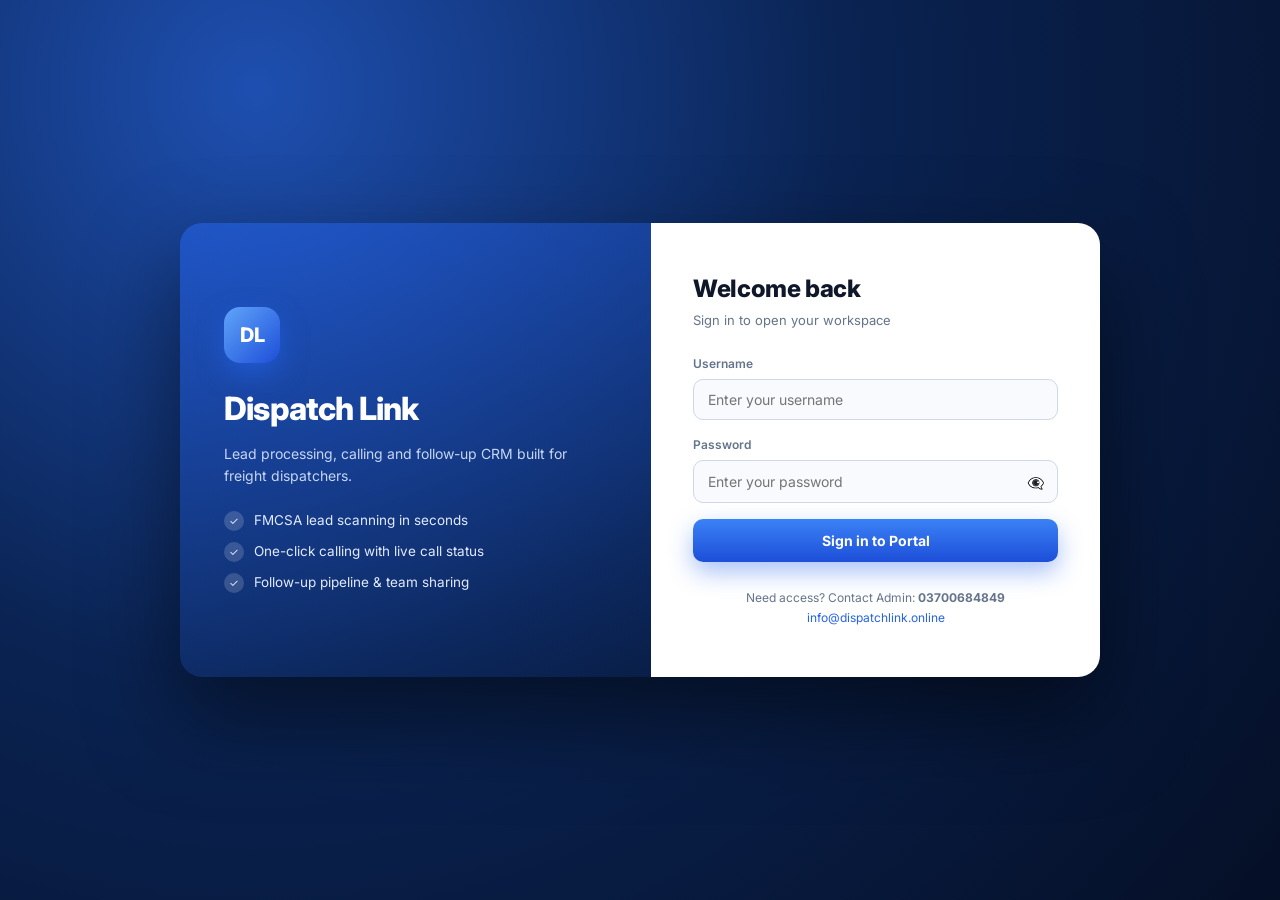
<file: index.html>
<!DOCTYPE html>
<html lang="en">
<head>
<meta charset="UTF-8">
<meta name="viewport" content="width=device-width, initial-scale=1">
<title>Dispatch Link</title>
<meta name="description" content="Professional U.S. freight dispatch CRM and FMCSA lead processor. Contact: 03700684849">
<script>document.documentElement.dataset.theme=localStorage.getItem('dl_theme')||(matchMedia('(prefers-color-scheme: dark)').matches?'dark':'light');</script>
<link rel="preconnect" href="https://fonts.googleapis.com">
<link href="https://fonts.googleapis.com/css2?family=Inter:wght@400;500;600;700;800&display=swap" rel="stylesheet">
<link rel="stylesheet" href="style.css">
</head>
<body class="dl-locked">

<!-- scraper-core.js uses the first h1/h2/.heading on the page: keep this h2 first -->
<header class="app-bar">
  <h2>Dispatch Link</h2>
  <div class="app-actions">
    <button class="nav-btn" id="openHistoryBtn" onclick="toggleHistoryDrawer()">📜 History</button>
    <button class="nav-btn" id="openFollowUpDrawerBtn" onclick="toggleFollowUpDrawer()">📅 Follow-Ups</button>
    <button class="icon-btn" id="themeBtn" onclick="toggleTheme()" title="Dark / Light mode">🌙</button>
  </div>
</header>

<main class="container">
  <div class="page-head">
    <div class="page-title">Lead Processor</div>
    <div class="page-sub">Scan FMCSA MC numbers, call carriers, track call status and manage follow-ups in one place.</div>
  </div>

  <div class="kpis">
    <div class="kpi"><i class="c1">📋</i><div><small>Records Found</small><b id="kpiRecords">0</b></div></div>
    <div class="kpi"><i class="c2">🎯</i><div><small>Scan Range</small><b id="kpiRange">Not set</b></div></div>
    <div class="kpi kpi-progress"><i class="c3">⚡</i>
      <div class="grow"><small>Scan Progress</small><b id="kpiProgress">Idle</b>
        <div class="bar"><span id="kpiProgressBar"></span></div></div></div>
    <div class="kpi"><i class="c4">📞</i><div><small>Calls This Shift</small><b id="kpiCalls">0</b></div></div>
  </div>

  <section class="panel">
    <div class="panel-title">MC Range Scanner</div>
    <div class="input-group">
      <div class="input-field"><label for="startMc">Starting MC Number</label><input type="number" id="startMc" value="0"></div>
      <div class="input-field"><label for="endMc">Ending MC Number</label><input type="number" id="endMc" value="0"></div>
    </div>
    <div class="btn-container">
      <button class="btn-start" id="startBtn" onclick="startScraping()">▶ Start Scanning</button>
      <button class="btn-stop" id="stopBtn" onclick="stopScraping()" style="display:none">■ Stop</button>
      <button class="btn-download" id="downloadBtn" onclick="downloadCSV()" style="display:none">⬇ Download Excel/CSV</button>
    </div>
    <div id="status" class="status idle">Enter an MC range and click Start Scanning.</div>
  </section>

  <!-- Filters -->
  <section class="toolbar" id="advancedFilterWrapper">
    <div class="search"><span>🔍</span><input type="text" id="universalSearchInput" placeholder="Search by MC, company name or phone…" oninput="applyAdvancedFilters()"></div>
    <select id="stateDropdownSelect" onchange="applyAdvancedFilters()"><option value="">All States</option></select>
    <div class="dd" id="categoryDropdownCheckList">
      <button type="button" class="dd-btn anchor" onclick="toggleCategoryDropdown(event)">Categories ▾</button>
      <ul class="dd-menu" id="checkboxListContainer"></ul>
    </div>
    <div class="dd" id="vehicleDropdown">
      <button type="button" class="dd-btn" id="vehicleDropdownBtn" onclick="toggleVehicleDropdown(event)">Vehicle Types ▾</button>
      <div class="dd-menu" id="vehicleTypeDropdownContent"><div id="vehicleCheckboxList"></div></div>
    </div>
    <button class="btn-ghost" onclick="resetAdvancedFilters()">Reset</button>
    <div class="count-badge">Showing <b id="visibleRecordCountBadge">0</b> records</div>
  </section>

  <!-- Email proposal template -->
  <section class="panel proposal" id="premiumProposalWrapper">
    <div class="proposal-head" onclick="toggleProposalPanel()"><strong>✉️ Email Proposal Template</strong><span>Click to edit</span></div>
    <div class="proposal-body" id="proposalInputsBlock">
      <input type="text" id="propSubjectInput" placeholder="Subject">
      <textarea id="propBodyInput" rows="5" placeholder="Message… use {company} for the carrier name"></textarea>
      <div class="hint">Tip: <code>{company}</code> is replaced with the carrier name.</div>
      <button class="btn-primary" onclick="saveProposalTemplateSettings()">Save Template</button>
    </div>
  </section>

  <!-- Leads table -->
  <section class="table-area">
    <div class="table-responsive">
      <table class="table">
        <thead>
          <tr>
            <th>MC Number</th><th>USDOT</th><th>Company Name</th><th>Entity Type</th><th>Operating Status</th>
            <th>Phone</th><th>Address</th><th>Email</th><th>Power Units</th>
          </tr>
        </thead>
        <tbody id="resultsTable">
          <tr><td colspan="9" class="empty">📭 No data loaded yet. Enter an MC range and click Start Scanning.</td></tr>
        </tbody>
      </table>
    </div>
  </section>
</main>

<footer class="app-foot">Developed by <b>Mr. Nauman</b> · Ph: 03700684849 · info@dispatchlink.online</footer>

<!-- Drawers -->
<div id="drawerScrim" onclick="closeDrawers()"></div>
<aside class="drawer" id="dlHistoryDrawer">
  <div class="drawer-head"><h3>📜 Saved Sheets History</h3><button class="x" onclick="closeDrawers()">&times;</button></div>
  <div class="drawer-list" id="drawerHistoryList"></div>
</aside>
<aside class="drawer" id="dlFollowUpDrawer">
  <div class="drawer-head"><h3>📅 Follow-Up Pipeline</h3><button class="x" onclick="closeDrawers()">&times;</button></div>
  <div class="seg">
    <button id="fubtnToday" class="active" onclick="filterFollowUpsByDate('today')">Today</button>
    <button id="fubtnAll" onclick="filterFollowUpsByDate('all')">All</button>
  </div>
  <div class="drawer-search">
    <input type="text" id="followUpSearchInput" placeholder="🔍 Search MC, name, phone…" oninput="renderFollowUpItems()">
    <button class="btn-ghost" onclick="clearFollowUpFilters()" title="Clear filters">🔄</button>
  </div>
  <button class="btn-success block" onclick="downloadFollowUpsCSV()">📥 Download Follow-Ups Sheet</button>
  <div class="bulk">
    <label><input type="checkbox" id="selectAllFollowUpsCheckbox" onclick="toggleSelectAllFollowUps(this)"> Select all</label>
    <button class="btn-primary" onclick="shareSelectedFollowUpsToTeam()">Share selected</button>
  </div>
  <div class="drawer-list" id="drawerFollowUpList"></div>
</aside>

<!-- Modals -->
<div class="overlay" id="dlDatePickerModal">
  <div class="modal-card">
    <h3>⏰ Schedule Follow-Up</h3>
    <label for="dlModalDateInput">Date</label><input type="date" id="dlModalDateInput">
    <label for="dlModalTimeInput">Time</label><input type="time" id="dlModalTimeInput">
    <div class="modal-actions"><button class="btn-ghost" onclick="closeFollowUpModal()">Cancel</button><button class="btn-success" onclick="confirmFollowUpSchedule()">Confirm Schedule</button></div>
  </div>
</div>
<div class="overlay" id="dlTeamSelectModal">
  <div class="modal-card">
    <h3>👥 Share with Team Member</h3>
    <p class="muted">Online or offline members will receive it in their inbox.</p>
    <div id="dlTeamMembersRadioList" class="team-list"></div>
    <div class="modal-actions"><button class="btn-ghost" onclick="closeTeamSelectModal()">Cancel</button><button class="btn-primary" onclick="confirmTeamShareAction()">Share Now</button></div>
  </div>
</div>
<div class="overlay" id="dlDispositionModal">
  <div class="modal-card">
    <button class="x" onclick="document.getElementById('dlDispositionModal').style.display='none'">&times;</button>
    <h3>What is the status of this call?</h3>
    <p class="muted">Select call status for <b id="dispTargetPhoneNum"></b></p>
    <div class="disp-grid" id="dispOptions"></div>
  </div>
</div>
<div class="overlay" id="dlCallingDetailModal">
  <div class="modal-card">
    <button class="x" onclick="document.getElementById('dlCallingDetailModal').style.display='none'">&times;</button>
    <h3>📞 Current Shift Details</h3>
    <div id="dlCallingBody"></div>
  </div>
</div>

<div id="toastStack"></div>
<div id="dlFloatingNavPanel">
  <button id="dlScrollUpBtn" onclick="scrollToTopScreen()" title="Scroll to top">⬆</button>
  <button id="dlScrollDownBtn" onclick="scrollToLastCalledLead()" title="Jump to last called lead">⬇</button>
</div>

<script src="scraper-core.js"></script>
<script>
/* live KPI cards */
(function () {
  const t = document.getElementById('resultsTable'), rec = document.getElementById('kpiRecords'),
        rng = document.getElementById('kpiRange'), a = document.getElementById('startMc'), b = document.getElementById('endMc');
  const count = () => rec.textContent = [...t.rows].filter(r => r.cells.length > 2).length;
  const range = () => rng.textContent = (+a.value || +b.value) ? `${a.value} – ${b.value}` : 'Not set';
  new MutationObserver(count).observe(t, { childList: true });
  a.addEventListener('input', range); b.addEventListener('input', range);
  new MutationObserver(range).observe(a, { attributes: true }); range();
})();
</script>
</body>
</html>
</file>
<file: style.css>
/* =====================================================================
   Dispatch Link – style.css   (light + dark themes, all design here)
   1 Tokens · 2 Base · 3 Login · 4 App bar · 5 Layout/KPIs · 6 Controls
   7 Filters · 8 Table & call button · 9 Drawers · 10 Modals/Toasts · 11 Responsive
   ===================================================================== */

/* ---------- 1. TOKENS ---------- */
:root{
  --bg:#eef2f8;--card:#fff;--card2:#f6f9fe;--line:#e2e8f2;--ink:#0f172a;--mut:#64748b;
  --pri:#2563eb;--pri2:#1d4ed8;--ok:#059669;--bad:#dc2626;--warn:#f59e0b;
  --nav1:#081a3d;--nav2:#0f2f6b;--input:#f8fafd;--input-line:#cfd8e6;--hover:#f0f6ff;--th:#f1f5fb;--th-ink:#1e3a6e;
  --sh:0 1px 2px rgba(15,23,42,.05),0 8px 24px rgba(15,23,42,.06);--r:14px;
}
[data-theme=dark]{
  --bg:#0a1222;--card:#111c33;--card2:#0e1830;--line:#22314f;--ink:#e6edf9;--mut:#93a4c3;
  --input:#0c1629;--input-line:#2a3b5e;--hover:#16264a;--th:#0e1830;--th-ink:#9db7ff;
  --nav1:#050d1f;--nav2:#0b1d42;--sh:0 1px 2px rgba(0,0,0,.4),0 10px 30px rgba(0,0,0,.35);
}

/* ---------- 2. BASE ---------- */
*{box-sizing:border-box}
html{scroll-behavior:smooth;color-scheme:light}
[data-theme=dark]{color-scheme:dark}
body{margin:0;font:14px/1.5 Inter,system-ui,"Segoe UI",Arial,sans-serif;background:var(--bg);color:var(--ink);-webkit-font-smoothing:antialiased;transition:background .25s,color .25s}
button{font-family:inherit;cursor:pointer;transition:transform .12s,filter .15s,background .15s,box-shadow .15s}
button:active:not(:disabled){transform:translateY(1px)}
button:disabled{opacity:.45;cursor:not-allowed}
input,select,textarea{font-family:inherit;color:var(--ink)}
label{font-size:12px;font-weight:600;color:var(--mut)}
body.dl-locked .container,body.dl-locked .app-foot{display:none}
::-webkit-scrollbar{width:10px;height:10px}::-webkit-scrollbar-thumb{background:var(--input-line);border-radius:99px}

/* ---------- 3. LOGIN ---------- */
#dlLoginOverlay{position:fixed;inset:0;z-index:9999999;display:flex;align-items:center;justify-content:center;padding:20px;background:radial-gradient(circle at 20% 10%,#1e4fb0,#0a2352 45%,#050f26);overflow:auto}
.login-shell{display:grid;grid-template-columns:1.05fr 1fr;width:920px;max-width:100%;border-radius:22px;overflow:hidden;box-shadow:0 40px 90px rgba(0,0,0,.5)}
.login-brand{padding:52px 44px;color:#fff;background:linear-gradient(160deg,rgba(37,99,235,.55),rgba(8,26,61,.2));display:flex;flex-direction:column;justify-content:center}
.login-logo{width:56px;height:56px;border-radius:16px;background:linear-gradient(135deg,#60a5fa,#1d4ed8);display:flex;align-items:center;justify-content:center;font-size:20px;font-weight:800;box-shadow:0 10px 26px rgba(37,99,235,.6);margin-bottom:22px}
.login-title{font-size:32px;font-weight:800;letter-spacing:-.8px}
.login-brand p{color:#c7d6f5;margin:10px 0 22px;line-height:1.6}
.login-brand ul{list-style:none;margin:0;padding:0;display:grid;gap:10px;font-size:13.5px;color:#e2ebff}
.login-brand li::before{content:"✓";display:inline-flex;align-items:center;justify-content:center;width:20px;height:20px;margin-right:10px;border-radius:50%;background:rgba(255,255,255,.16);font-size:11px}
.login-card{background:var(--card);padding:48px 42px}
.login-head{font-size:24px;font-weight:800;letter-spacing:-.4px}
.login-sub{margin:4px 0 24px;color:var(--mut);font-size:13px}
.login-card label{display:block;margin:0 0 6px}
.login-card input{width:100%;padding:12px 14px;font-size:14px;background:var(--input);border:1px solid var(--input-line);border-radius:10px;margin-bottom:16px}
.login-card input:focus,.field:focus,select:focus,textarea:focus{outline:0;border-color:var(--pri);box-shadow:0 0 0 4px rgba(37,99,235,.18)}
.login-pw{position:relative}.login-pw input{padding-right:44px}
.login-pw span{position:absolute;right:14px;top:12px;cursor:pointer;user-select:none}
.login-btn{width:100%;padding:13px;border:0;border-radius:10px;color:#fff;font-size:14px;font-weight:700;background:linear-gradient(180deg,#3b82f6,var(--pri2));box-shadow:0 10px 24px rgba(37,99,235,.4)}
.login-error{display:none;margin-top:14px;padding:10px 12px;border-radius:8px;background:rgba(220,38,38,.1);border:1px solid rgba(220,38,38,.35);color:var(--bad);font-size:12.5px;font-weight:600}
.login-help{margin-top:26px;font-size:12px;color:var(--mut);text-align:center;line-height:1.7}.login-help a{color:var(--pri);text-decoration:none}

/* ---------- 4. APP BAR ---------- */
.app-bar{position:sticky;top:0;z-index:50;display:flex;align-items:center;flex-wrap:wrap;gap:14px;padding:12px 32px;background:linear-gradient(100deg,var(--nav1),var(--nav2));box-shadow:0 4px 20px rgba(8,26,61,.35)}
.app-bar h2{order:0;margin:0;display:flex;align-items:center;gap:12px;color:#fff;font-size:19px;font-weight:800;letter-spacing:-.3px}
.app-bar h2::before{content:"DL";display:inline-flex;align-items:center;justify-content:center;width:38px;height:38px;border-radius:10px;background:linear-gradient(135deg,#3b82f6,#1d4ed8);font-size:14px;box-shadow:0 4px 12px rgba(37,99,235,.5)}
.app-bar h2 span{color:#93b4ff;font-size:12px;font-weight:500;padding-left:12px;border-left:1px solid rgba(255,255,255,.2)}
.app-actions{order:1;margin-left:auto;display:flex;gap:8px;align-items:center}
.nav-btn{padding:9px 16px;border-radius:10px;border:1px solid rgba(255,255,255,.16);background:rgba(255,255,255,.08);color:#e6eeff;font-size:13px;font-weight:600}
.nav-btn:hover,.icon-btn:hover{background:rgba(255,255,255,.18)}
.icon-btn{width:38px;height:38px;border-radius:10px;border:1px solid rgba(255,255,255,.16);background:rgba(255,255,255,.08);font-size:16px}
#dlNickProfilePanel{order:2;display:flex;align-items:center;gap:10px}
.pill-btn{padding:9px 16px;border:0;border-radius:99px;background:linear-gradient(180deg,#fbbf24,#f59e0b);color:#3b2a00;font-size:13px;font-weight:700;box-shadow:0 4px 12px rgba(245,158,11,.4)}
.agent{position:relative;display:flex;align-items:center;gap:10px;padding:5px 14px 5px 6px;border-radius:99px;background:rgba(255,255,255,.1);border:1px solid rgba(255,255,255,.18);cursor:pointer;color:#fff}
.avatar{width:32px;height:32px;border-radius:50%;background:linear-gradient(135deg,#3b82f6,#1d4ed8);display:flex;align-items:center;justify-content:center;font-weight:800;font-size:13px;color:#fff}
.agent-meta{display:flex;flex-direction:column;line-height:1.15}.agent-meta small{font-size:9px;letter-spacing:.08em;text-transform:uppercase;color:#93b4ff;font-weight:700}.agent-meta b{font-size:13px}
.agent-menu{display:none;position:absolute;top:calc(100% + 8px);right:0;width:190px;padding:6px;background:var(--card);border:1px solid var(--line);border-radius:12px;box-shadow:0 18px 44px rgba(0,0,0,.3);z-index:99}
.agent-menu.open{display:block}
.agent-menu button{display:block;width:100%;text-align:left;padding:10px 12px;border:0;border-radius:8px;background:none;color:var(--ink);font-size:13px;font-weight:600}
.agent-menu button:hover{background:var(--hover)}.agent-menu button.danger{color:var(--bad)}
.agent-menu hr{border:0;border-top:1px solid var(--line);margin:4px 0}

/* ---------- 5. LAYOUT & KPIs ---------- */
main.container{max-width:1560px;margin:0 auto;padding:28px 32px}
.page-title{font-size:26px;font-weight:800;letter-spacing:-.6px}.page-sub{color:var(--mut);margin:2px 0 20px}
.kpis{display:grid;grid-template-columns:repeat(auto-fit,minmax(230px,1fr));gap:16px;margin-bottom:20px}
.kpi{display:flex;align-items:center;gap:14px;background:var(--card);border:1px solid var(--line);border-radius:var(--r);padding:16px 18px;box-shadow:var(--sh)}
.kpi i{flex-shrink:0;font-style:normal;display:flex;align-items:center;justify-content:center;width:46px;height:46px;border-radius:13px;font-size:20px}
.c1{background:rgba(37,99,235,.15)}.c2{background:rgba(5,150,105,.16)}.c3{background:rgba(245,158,11,.18)}.c4{background:rgba(139,92,246,.18)}
.kpi small{display:block;color:var(--mut);font-size:11px;font-weight:700;letter-spacing:.07em;text-transform:uppercase}
.kpi b{font-size:22px;font-weight:800;letter-spacing:-.4px}.grow{flex:1;min-width:0}
.bar{height:7px;border-radius:99px;background:var(--line);margin-top:8px;overflow:hidden}
.bar span{display:block;height:100%;width:0;border-radius:99px;background:linear-gradient(90deg,#3b82f6,#22d3ee);transition:width .4s}
.panel{background:var(--card);border:1px solid var(--line);border-radius:var(--r);padding:22px 24px;margin-bottom:20px;box-shadow:var(--sh)}
.panel-title{display:flex;align-items:center;gap:8px;font-size:15px;font-weight:700;margin-bottom:16px}
.panel-title::before{content:"";width:4px;height:16px;border-radius:2px;background:var(--pri)}
.app-foot{text-align:center;color:var(--mut);font-size:12px;padding:6px 0 30px}

/* ---------- 6. CONTROLS ---------- */
.input-group{display:grid;grid-template-columns:repeat(auto-fit,minmax(240px,1fr));gap:16px;margin-bottom:16px}
.input-field label{display:block;margin-bottom:6px}
input[type=text],input[type=number],input[type=date],input[type=time],select,textarea,.input-field input{width:100%;padding:11px 14px;font-size:14px;background:var(--input);border:1px solid var(--input-line);border-radius:10px;transition:.15s}
.btn-container{display:flex;flex-wrap:wrap;gap:10px}
.btn-start,.btn-stop,.btn-download,.btn-primary,.btn-success,.btn-ghost{padding:11px 20px;border:0;border-radius:10px;font-size:13px;font-weight:600;color:#fff}
.btn-start,.btn-primary{background:linear-gradient(180deg,#3b82f6,var(--pri2));box-shadow:0 6px 16px rgba(37,99,235,.35)}
.btn-stop{background:var(--bad)}.btn-download,.btn-success{background:var(--ok)}
.btn-ghost{background:var(--card2);color:var(--ink);border:1px solid var(--line)}
.btn-start:hover,.btn-primary:hover,.btn-success:hover,.btn-stop:hover,.btn-download:hover{filter:brightness(1.1)}
.block{display:block;width:100%}
.status{margin-top:16px;padding:13px 18px;border-radius:10px;font-size:13px;font-weight:600;border:1px solid var(--line);border-left:4px solid var(--pri);background:var(--card2);color:var(--ink)}
.status.running{border-left-color:var(--pri);background:rgba(37,99,235,.08)}
.status.paused{border-left-color:var(--warn);background:rgba(245,158,11,.1)}
.status.done{border-left-color:var(--ok);background:rgba(5,150,105,.1)}
.status.error{border-left-color:var(--bad);background:rgba(220,38,38,.08)}
.status .warn{color:var(--warn)}

/* ---------- 7. FILTERS & PROPOSAL ---------- */
.toolbar{display:flex;flex-wrap:wrap;align-items:center;gap:10px;padding:14px 16px;margin-bottom:20px;background:var(--card);border:1px solid var(--line);border-radius:var(--r);box-shadow:var(--sh)}
.search{flex:1 1 280px;position:relative}.search span{position:absolute;left:13px;top:10px;font-size:14px}.search input{padding-left:38px}
.toolbar select{width:auto;min-width:190px;font-weight:600}
.dd{position:relative}
.dd-btn{padding:11px 16px;border-radius:10px;border:1px solid var(--input-line);background:var(--input);color:var(--ink);font-size:13px;font-weight:600}
.dd-btn:hover{border-color:var(--pri)}
.dd-menu{display:none;position:absolute;top:calc(100% + 6px);left:0;min-width:230px;max-height:280px;overflow:auto;margin:0;padding:8px;list-style:none;background:var(--card);border:1px solid var(--line);border-radius:12px;box-shadow:0 18px 44px rgba(0,0,0,.28);z-index:60}
.dd.open .dd-menu,.dd.visible .dd-menu{display:block}
.dd-menu label,.dd-item{display:flex;align-items:center;gap:10px;padding:8px 10px;margin:0;border-radius:8px;cursor:pointer;font-size:13px;font-weight:500;color:var(--ink);white-space:nowrap}
.dd-menu label:hover{background:var(--hover)}.dd-menu input{width:15px;height:15px;margin:0;padding:0}
.count-badge{margin-left:auto;padding:9px 16px;border-radius:99px;background:rgba(37,99,235,.12);color:var(--pri);font-size:12.5px;font-weight:600;white-space:nowrap}
.proposal{padding:0;overflow:hidden}
.proposal-head{display:flex;justify-content:space-between;align-items:center;padding:16px 22px;cursor:pointer}
.proposal-head span{font-size:12px;color:var(--pri);font-weight:600}
.proposal-body{display:none;padding:0 22px 20px;gap:10px;flex-direction:column}
.proposal.open .proposal-body{display:flex}
.hint{font-size:12px;color:var(--mut)}.hint code{background:var(--card2);padding:1px 6px;border-radius:5px}

/* ---------- 8. TABLE & CALL BUTTON ---------- */
.table-area{margin-bottom:20px}
.table-responsive{width:100%;background:var(--card);border:1px solid var(--line);border-radius:var(--r);box-shadow:var(--sh);max-height:72vh;overflow:auto;-webkit-overflow-scrolling:touch}
table.table{width:100%;min-width:1180px;border-collapse:separate;border-spacing:0}
table.table th{position:sticky;top:0;z-index:2;background:var(--th);color:var(--th-ink);font-size:11px;font-weight:700;letter-spacing:.06em;text-transform:uppercase;padding:13px 12px;text-align:left;white-space:nowrap;border-bottom:1px solid var(--line)}
table.table td{padding:10px 12px;border-bottom:1px solid var(--line);font-size:13px;white-space:nowrap;vertical-align:middle;text-align:left}
table.table tbody tr:hover{background:var(--hover)}
table.table td:nth-child(4){max-width:110px;overflow:hidden;text-overflow:ellipsis}
.empty{text-align:center!important;color:var(--mut);padding:60px 0!important;font-size:14px}
.badge{display:inline-block;padding:3px 11px;border-radius:99px;font-size:11px;font-weight:700}
.badge-active{background:rgba(5,150,105,.16);color:#10b981}
.remarks-cell-container{min-width:250px;width:260px;position:relative;white-space:normal!important}
.remarks-input-field{height:38px;padding:8px 10px;font-size:12px;line-height:1.4;resize:none;font-family:ui-monospace,Menlo,monospace;overflow:hidden;transition:height .25s,box-shadow .2s}
.remarks-input-field:focus{height:130px;outline:0;overflow-y:auto;border-color:var(--pri);box-shadow:0 8px 20px rgba(37,99,235,.22)}
.premium-followup-btn{background:linear-gradient(180deg,#fbbf24,#f59e0b);color:#3b2a00;font-size:11px;font-weight:700;padding:7px 14px;border-radius:8px;border:0;box-shadow:0 3px 8px rgba(245,158,11,.35)}
.premium-pitch-btn{display:inline-block;background:#0e7490;color:#fff;text-decoration:none;font-size:10px;font-weight:700;padding:4px 10px;border-radius:99px;margin-left:6px}
.premium-copy-badge,.phone-copy-badge{position:absolute;background:var(--ok);color:#fff;padding:2px 8px;font-size:10px;border-radius:99px;top:-16px;left:50%;transform:translateX(-50%);z-index:100;font-weight:700}
.phone-clickable-container{position:relative;text-align:center!important;min-width:160px}
.phone-clickable-cell{display:inline-flex;align-items:center;padding:7px 14px;border-radius:99px;background:rgba(37,99,235,.12);border:1px solid rgba(37,99,235,.3);text-decoration:none;cursor:pointer;transition:.15s}
.phone-clickable-cell:hover{background:var(--pri);border-color:var(--pri);box-shadow:0 6px 16px rgba(37,99,235,.4)}
.phone-clickable-cell:hover .clickable-phone-text{color:#fff}
.phone-cell-content{display:inline-flex;align-items:center;gap:8px;pointer-events:none}
.clickable-phone-text{color:var(--pri);font-weight:700;font-size:12.5px}
.phone-clickable-cell.active-called-cell{background:rgba(5,150,105,.16);border-color:rgba(5,150,105,.5)}
.phone-clickable-cell.active-called-cell .clickable-phone-text{color:var(--ok)}
.phone-hover-copy-icon{position:absolute;right:0;top:8px;font-size:12px;opacity:0;transition:opacity .2s;cursor:pointer;background:var(--card);padding:4px 6px;border-radius:6px;border:1px solid var(--line);box-shadow:0 2px 6px rgba(0,0,0,.15);z-index:5}
.phone-clickable-container:hover .phone-hover-copy-icon{opacity:1}
.call-status{display:block;width:max-content;margin:5px auto 0;padding:2px 10px;border-radius:99px;font-size:10.5px;font-weight:700}
.call-status[hidden]{display:none}
.st-hung-up,.s-red{background:rgba(239,68,68,.16);color:#f87171}.st-voicemail{background:rgba(168,85,247,.16);color:#c084fc}
.st-not-interested{background:rgba(249,115,22,.16);color:#fb923c}.st-do-not-call{background:rgba(59,130,246,.16);color:#60a5fa}
.st-follow-up{background:rgba(34,197,94,.16);color:#4ade80}.st-sale-closed{background:rgba(20,184,166,.18);color:#2dd4bf}

/* ---------- 9. DRAWERS ---------- */
#drawerScrim{position:fixed;inset:0;background:rgba(2,6,23,.5);backdrop-filter:blur(2px);opacity:0;pointer-events:none;transition:opacity .25s;z-index:998}
#drawerScrim.show{opacity:1;pointer-events:auto}
.drawer{position:fixed;top:0;right:0;width:420px;max-width:100vw;height:100%;background:var(--bg);border-left:1px solid var(--line);box-shadow:-14px 0 50px rgba(0,0,0,.3);padding:20px;display:flex;flex-direction:column;gap:12px;z-index:999;transform:translateX(105%);transition:transform .3s cubic-bezier(.2,.8,.2,1)}
.drawer.open{transform:none}
.drawer-head{display:flex;justify-content:space-between;align-items:center}.drawer-head h3{margin:0;font-size:18px;font-weight:800;letter-spacing:-.3px}
.x{position:absolute;top:12px;right:14px;border:0;background:none;font-size:26px;line-height:1;color:var(--mut)}.drawer-head .x{position:static}
.seg{display:flex;gap:4px;padding:4px;background:var(--card);border:1px solid var(--line);border-radius:10px}
.seg button{flex:1;padding:8px;border:0;border-radius:8px;background:none;color:var(--mut);font-size:12px;font-weight:700}.seg button.active{background:var(--pri);color:#fff}
.drawer-search{display:flex;gap:8px}.drawer-search input{padding:9px 12px;font-size:13px}.drawer-search .btn-ghost{padding:9px 12px}
.bulk{display:flex;align-items:center;justify-content:space-between;padding:8px 12px;background:var(--card);border:1px solid var(--line);border-radius:10px}
.bulk label{display:flex;align-items:center;gap:6px;margin:0;color:var(--ink);cursor:pointer}.bulk .btn-primary{padding:7px 14px;font-size:12px}
.drawer-list{flex:1;overflow-y:auto;padding-right:4px}
.lead-card{background:var(--card);border:1px solid var(--line);border-left:4px solid var(--pri);border-radius:12px;padding:14px;margin-bottom:10px;box-shadow:var(--sh)}
.lc-top{display:flex;justify-content:space-between;align-items:center;gap:8px;font-size:11px;color:var(--mut);font-weight:600}
.lc-top label{display:flex;align-items:center;gap:6px;margin:0;color:var(--mut);cursor:pointer}
.when{background:rgba(37,99,235,.14);color:var(--pri);padding:2px 8px;border-radius:6px}
.lc-name{display:flex;justify-content:space-between;gap:8px;margin:6px 0;font-size:15px;font-weight:700}
.lc-name em{font-style:normal;font-size:10px;background:var(--ok);color:#fff;padding:2px 8px;border-radius:99px;height:max-content}
.lc-line{font-size:12.5px;margin-top:3px}.lc-remarks{margin-top:8px;padding:8px 10px;border-radius:8px;background:var(--card2);font-size:12px;color:var(--mut);white-space:pre-line}
.lc-actions{display:flex;align-items:center;gap:6px;margin-top:10px;flex-wrap:wrap}.lc-actions .sp{flex:1}
.count{padding:3px 10px;border-radius:99px;background:rgba(37,99,235,.14);color:var(--pri);font-size:11px;font-weight:700}
.st{padding:2px 9px;border-radius:99px;font-size:11px;font-weight:700}.st.ok{background:rgba(5,150,105,.16);color:var(--ok)}.st.bad{background:rgba(220,38,38,.14);color:var(--bad)}
.mini{padding:6px 12px;border:0;border-radius:8px;color:#fff;font-size:11.5px;font-weight:700;background:var(--pri)}
.mini.warn{background:#f59e0b}.mini.ok{background:var(--ok)}.mini.bad{background:var(--bad)}.mini.info{background:#0e7490}

/* ---------- 10. MODALS · TOASTS · FLOATING ---------- */
.overlay{display:none;position:fixed;inset:0;background:rgba(2,6,23,.6);backdrop-filter:blur(3px);z-index:10000;align-items:center;justify-content:center;padding:16px}
.overlay.show{display:flex}
.modal-card{position:relative;width:420px;max-width:100%;max-height:92vh;overflow:auto;background:var(--card);border:1px solid var(--line);border-radius:20px;padding:26px;box-shadow:0 30px 70px rgba(0,0,0,.45)}
.modal-card h3{margin:0 0 12px;font-size:18px;font-weight:800;letter-spacing:-.3px;padding-right:22px}
.modal-card label{display:block;margin:12px 0 6px}
.modal-card.center{text-align:center}.modal-card.danger{border-top:5px solid var(--bad)}
.big-ico{font-size:44px;margin-bottom:8px}
.note-box{margin:16px 0;padding:12px;border-radius:10px;background:var(--card2);border:1px solid var(--line);font-size:12.5px}
.muted{color:var(--mut);font-size:12.5px;margin:0 0 14px}
.modal-actions{display:flex;gap:10px;justify-content:flex-end;margin-top:20px}
.team-list{max-height:200px;overflow:auto;border:1px solid var(--line);border-radius:10px;padding:6px}
.team-list label{display:flex;align-items:center;gap:10px;margin:0;padding:9px 10px;border-radius:8px;cursor:pointer;color:var(--ink);font-size:13px}.team-list label:hover{background:var(--hover)}
.team-list .modal-msg{padding:14px;text-align:center;font-size:12.5px;color:var(--mut)}
.disp-grid{display:grid;grid-template-columns:1fr 1fr;gap:10px}
.disp-opt{display:flex;flex-direction:column;align-items:center;gap:4px;padding:16px 8px;border:0;border-radius:14px;background:var(--c);color:#fff;font-size:13px;box-shadow:0 8px 18px rgba(0,0,0,.25)}
.disp-opt span{font-size:22px}.disp-opt:hover{transform:translateY(-3px);filter:brightness(1.08)}
.stat-row{display:flex;justify-content:space-between;padding:8px 0;border-bottom:1px solid var(--line);font-size:13.5px}
.stat-row.total{font-size:16px;font-weight:800}.stat-row b{color:var(--pri)}
#toastStack{position:fixed;top:78px;right:20px;z-index:100000000;display:flex;flex-direction:column;gap:10px;pointer-events:none}
.toast{display:flex;align-items:center;gap:10px;padding:13px 20px;border-radius:12px;background:var(--nav1);color:#fff;font-size:13px;font-weight:600;border-left:4px solid #22d3ee;box-shadow:0 12px 30px rgba(0,0,0,.35);transform:translateX(120%);opacity:0;transition:.4s cubic-bezier(.2,.8,.2,1)}
.toast.in{transform:none;opacity:1}.toast i{width:9px;height:9px;border-radius:50%;background:#22c55e;box-shadow:0 0 8px #22c55e}
#dlFloatingNavPanel{position:fixed;bottom:28px;right:28px;z-index:900;display:flex;flex-direction:column;gap:10px}
#dlFloatingNavPanel button{display:none;width:46px;height:46px;border:0;border-radius:50%;align-items:center;justify-content:center;font-size:18px;color:#fff;background:var(--pri);box-shadow:0 10px 24px rgba(0,0,0,.35)}
#dlScrollDownBtn{background:#0e7490}

/* ---------- 11. RESPONSIVE ---------- */
@media(max-width:820px){.login-shell{grid-template-columns:1fr}.login-brand{display:none}.login-card{padding:38px 28px}}
@media(max-width:720px){
  .app-bar{padding:10px 16px}main.container{padding:18px 14px}.page-title{font-size:21px}
  .app-actions{margin-left:0}#dlNickProfilePanel{width:100%;justify-content:space-between}
  .btn-container>button{flex:1 1 46%}.toolbar select,.dd{flex:1 1 45%}.count-badge{margin-left:0;width:100%;text-align:center}
}
</file>
